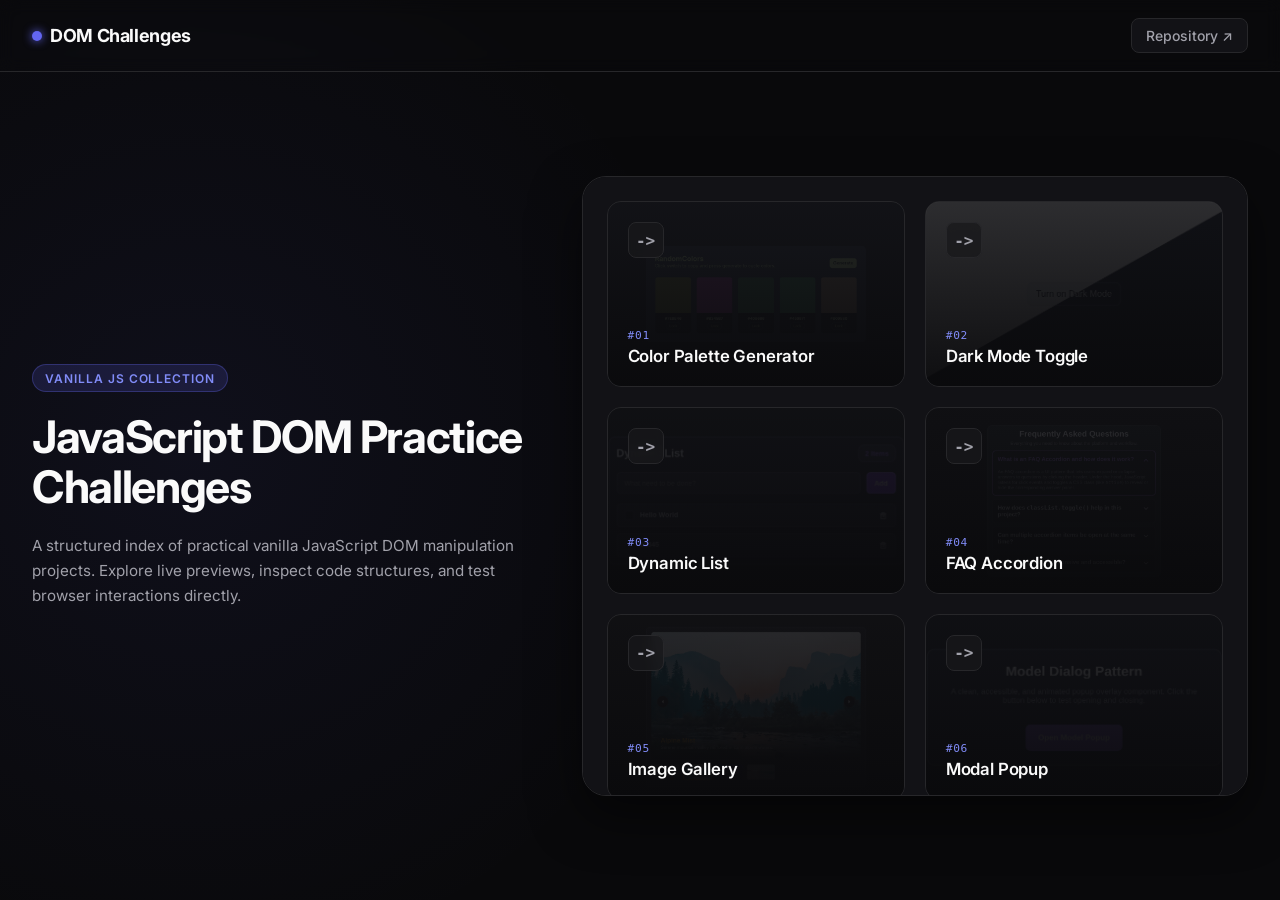
<file: index.html>
<!doctype html>
<html lang="en">
  <head>
    <meta charset="UTF-8" />
    <meta name="viewport" content="width=device-width, initial-scale=1.0" />
    <title>Vanilla JS Simple DOM Projects</title>
    <link rel="preconnect" href="https://fonts.googleapis.com" />
    <link rel="preconnect" href="https://fonts.gstatic.com" crossorigin />
    <link
      href="https://fonts.googleapis.com/css2?family=Inter:wght@400;500;600;700&display=swap"
      rel="stylesheet"
    />
    <link rel="stylesheet" href="./style.css" />
  </head>
  <body>
    <header class="header">
      <div class="container header__container">
        <a href="./index.html" class="header__logo">DOM Challenges</a>
        <a
          href="https://github.com/"
          target="_blank"
          rel="noopener noreferrer"
          class="header__repo"
        >
          Repository <span aria-hidden="true">↗</span>
        </a>
      </div>
    </header>

    <main class="main">
      <div class="container main__container">
        <div class="hero">
          <span class="hero__badge">Vanilla JS Collection</span>
          <h1 class="title">JavaScript DOM Practice Challenges</h1>
          <p class="desc">
            A structured index of practical vanilla JavaScript DOM manipulation
            projects. Explore live previews, inspect code structures, and test
            browser interactions directly.
          </p>
        </div>

        <!-- Scrollable outer wrapper matching the wireframe -->
        <section class="projects-wrapper" aria-label="Projects Index">
          <div class="projects" id="projects-grid"></div>
        </section>
      </div>
    </main>

    <script src="./script.js"></script>
  </body>
</html>
</file>
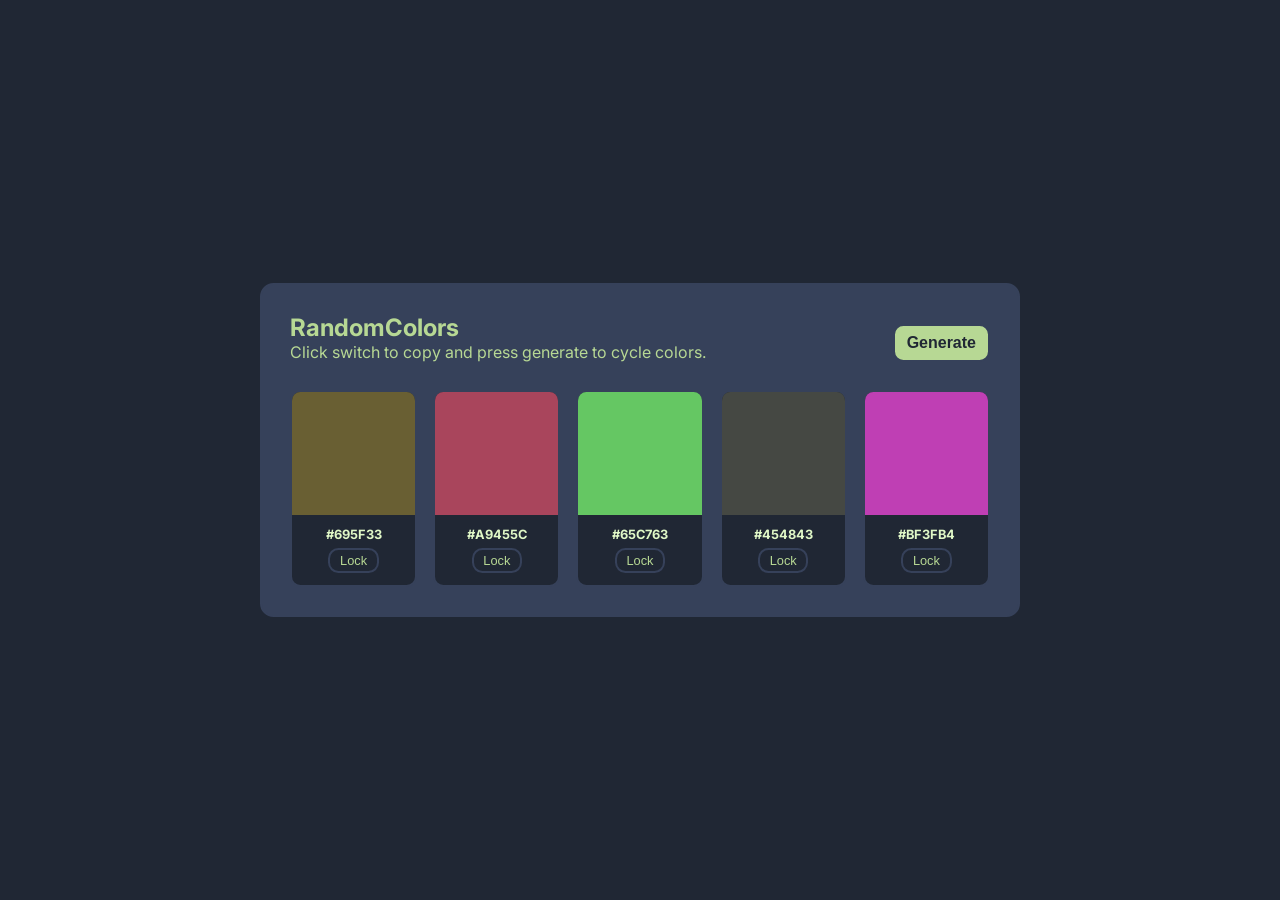
<file: color-palette-generator/index.html>
<!doctype html>
<html lang="en">
  <head>
    <meta charset="UTF-8" />
    <meta name="viewport" content="width=device-width, initial-scale=1.0" />
    <title>Color Palette Generator</title>
    <style>
      @import url("https://fonts.googleapis.com/css2?family=Inter:ital,opsz,wght@0,14..32,100..900;1,14..32,100..900&display=swap");
    </style>
    <link rel="stylesheet" href="./style.css" />
  </head>
  <body>
    <div class="palette-app">
      <header class="app-header">
        <div class="app-meta">
          <h1 class="title">RandomColors</h1>
          <p class="sub-title">
            Click switch to copy and press generate to cycle colors.
          </p>
        </div>
        <button class="generate-btn" id="generatePaletteBtn">Generate</button>
      </header>
      <div class="swatch-grid" id="swatchsContainer"></div>
      <span class="toast" id="toast"></span>
    </div>
    <script src="./script.js"></script>
  </body>
</html>
</file>
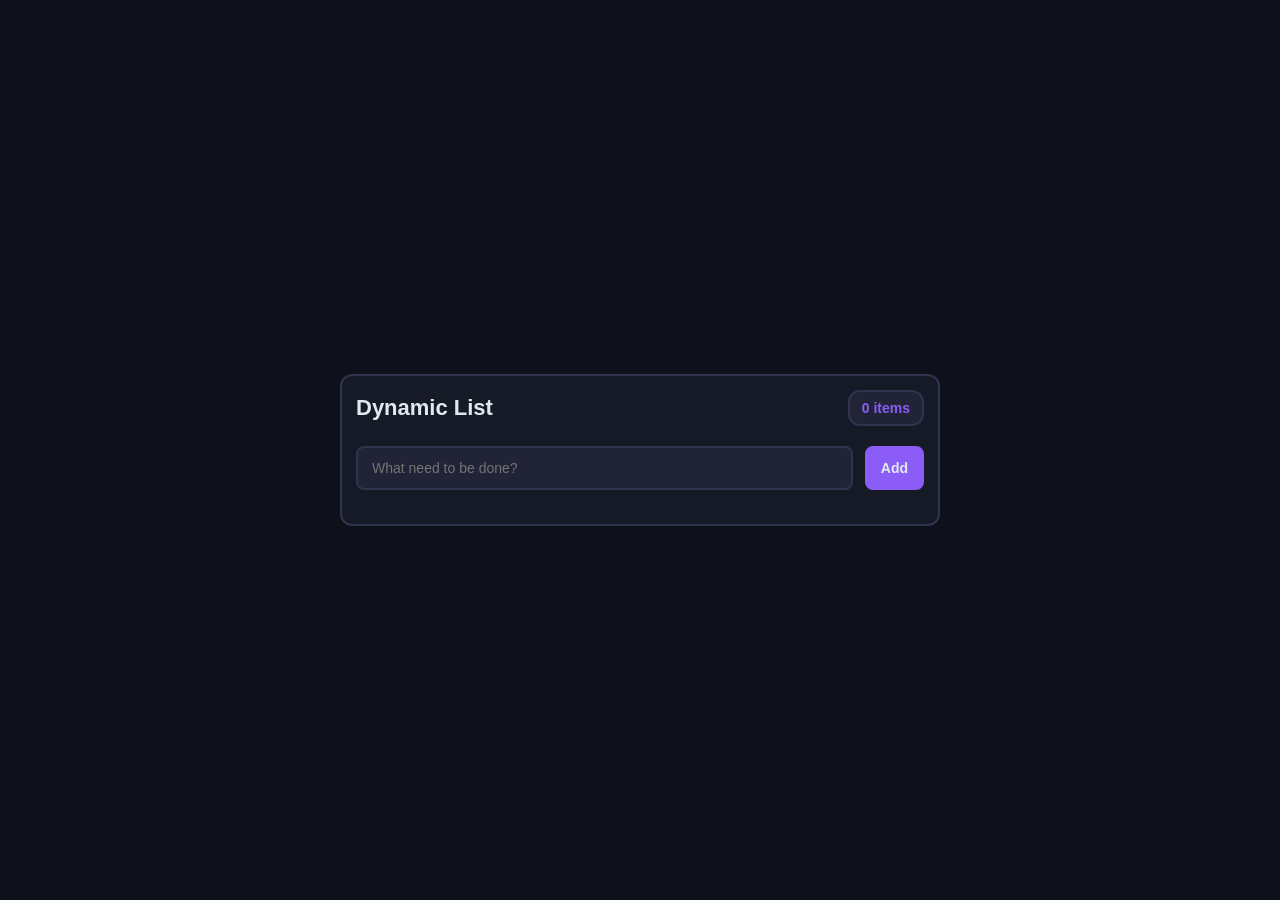
<file: dynamic-list/index.html>
<!doctype html>
<html lang="en">
  <head>
    <meta charset="UTF-8" />
    <meta name="viewport" content="width=device-width, initial-scale=1.0" />
    <title>Dynamic List</title>
    <link rel="stylesheet" href="./style.css" />
  </head>
  <body>
    <div class="list-card">
      <header class="list-header">
        <h1>Dynamic List</h1>
        <span class="item-count" id="listCount">0 items</span>
      </header>
      <div class="list-form">
        <input id="userInput" type="text" placeholder="What need to be done?" />
        <button id="addBtn">Add</button>
      </div>
      <ul class="dynamic-list" id="listContainer"></ul>
    </div>

    <script src="./script.js"></script>
  </body>
</html>
</file>
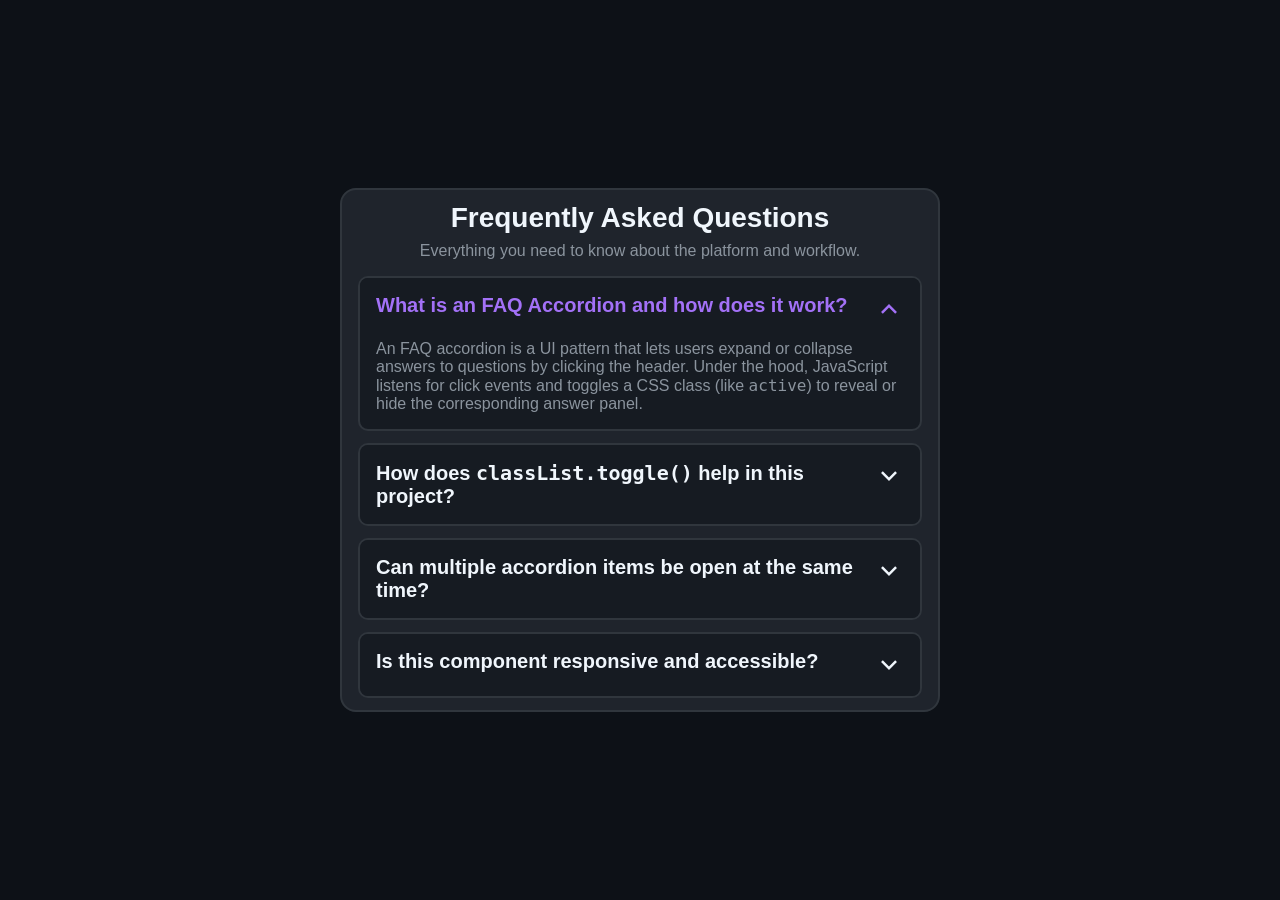
<file: faq-accordion/index.html>
<!doctype html>
<html lang="en">
  <head>
    <meta charset="UTF-8" />
    <meta name="viewport" content="width=device-width, initial-scale=1.0" />
    <title>FAQ Accordion</title>
    <link rel="stylesheet" href="./style.css" />
  </head>
  <body>
    <div class="faq-card">
      <header>
        <h1>Frequently Asked Questions</h1>
        <p>Everything you need to know about the platform and workflow.</p>
      </header>
      <div class="accordion-list">
        <div class="accordion active">
          <button class="question">
            <span>What is an FAQ Accordion and how does it work?</span>
            <svg
              xmlns="http://www.w3.org/2000/svg"
              viewBox="0 0 24 24"
              fill="currentColor"
            >
              <path
                d="M11.9999 13.1714L16.9497 8.22168L18.3639 9.63589L11.9999 15.9999L5.63599 9.63589L7.0502 8.22168L11.9999 13.1714Z"
              ></path>
            </svg>
          </button>
          <div class="answer-wrapper">
            <div class="answer-inner">
              <div class="answer">
                An FAQ accordion is a UI pattern that lets users expand or
                collapse answers to questions by clicking the header. Under the
                hood, JavaScript listens for click events and toggles a CSS
                class (like <code>active</code>) to reveal or hide the
                corresponding answer panel.
              </div>
            </div>
          </div>
        </div>
        <div class="accordion">
          <button class="question" aria-expanded="false">
            <span
              >How does <code>classList.toggle()</code> help in this
              project?</span
            >
            <svg
              xmlns="http://www.w3.org/2000/svg"
              viewBox="0 0 24 24"
              fill="currentColor"
            >
              <path
                d="M11.9999 13.1714L16.9497 8.22168L18.3639 9.63589L11.9999 15.9999L5.63599 9.63589L7.0502 8.22168L11.9999 13.1714Z"
              ></path>
            </svg>
          </button>
          <div class="answer-wrapper">
            <div class="answer-inner">
              <div class="answer">
                <code>classList.toggle()</code> checks if an element already
                contains a specified class. If it does, it removes it; if it
                doesn't, it adds it. This makes state switching clean and
                eliminates manual conditional check blocks like
                <code>if/else</code> for adding or removing classes.
              </div>
            </div>
          </div>
        </div>

        <div class="accordion">
          <button class="question" aria-expanded="false">
            <span>Can multiple accordion items be open at the same time?</span>
            <svg
              xmlns="http://www.w3.org/2000/svg"
              viewBox="0 0 24 24"
              fill="currentColor"
            >
              <path
                d="M11.9999 13.1714L16.9497 8.22168L18.3639 9.63589L11.9999 15.9999L5.63599 9.63589L7.0502 8.22168L11.9999 13.1714Z"
              ></path>
            </svg>
          </button>
          <div class="answer-wrapper">
            <div class="answer-inner">
              <div class="answer">
                In this implementation, each item operates independently,
                allowing you to open or close multiple items simultaneously. If
                you prefer an exclusive accordion (where opening one
                automatically closes the others), you can easily loop through
                all items and remove the <code>active</code> class before
                toggling the clicked one.
              </div>
            </div>
          </div>
        </div>

        <div class="accordion">
          <button class="question" aria-expanded="false">
            <span>Is this component responsive and accessible?</span>
            <svg
              xmlns="http://www.w3.org/2000/svg"
              viewBox="0 0 24 24"
              fill="currentColor"
            >
              <path
                d="M11.9999 13.1714L16.9497 8.22168L18.3639 9.63589L11.9999 15.9999L5.63599 9.63589L7.0502 8.22168L11.9999 13.1714Z"
              ></path>
            </svg>
          </button>
          <div class="answer-wrapper">
            <div class="answer-inner">
              <div class="answer">
                Yes! The layout uses fluid containers that scale gracefully
                across mobile screens, tablets, and desktops. The interactive
                trigger uses semantic <code>&lt;button&gt;</code> tags so it is
                fully keyboard-accessible out of the box.
              </div>
            </div>
          </div>
        </div>
      </div>
    </div>
    <script src="./script.js"></script>
  </body>
</html>
</file>
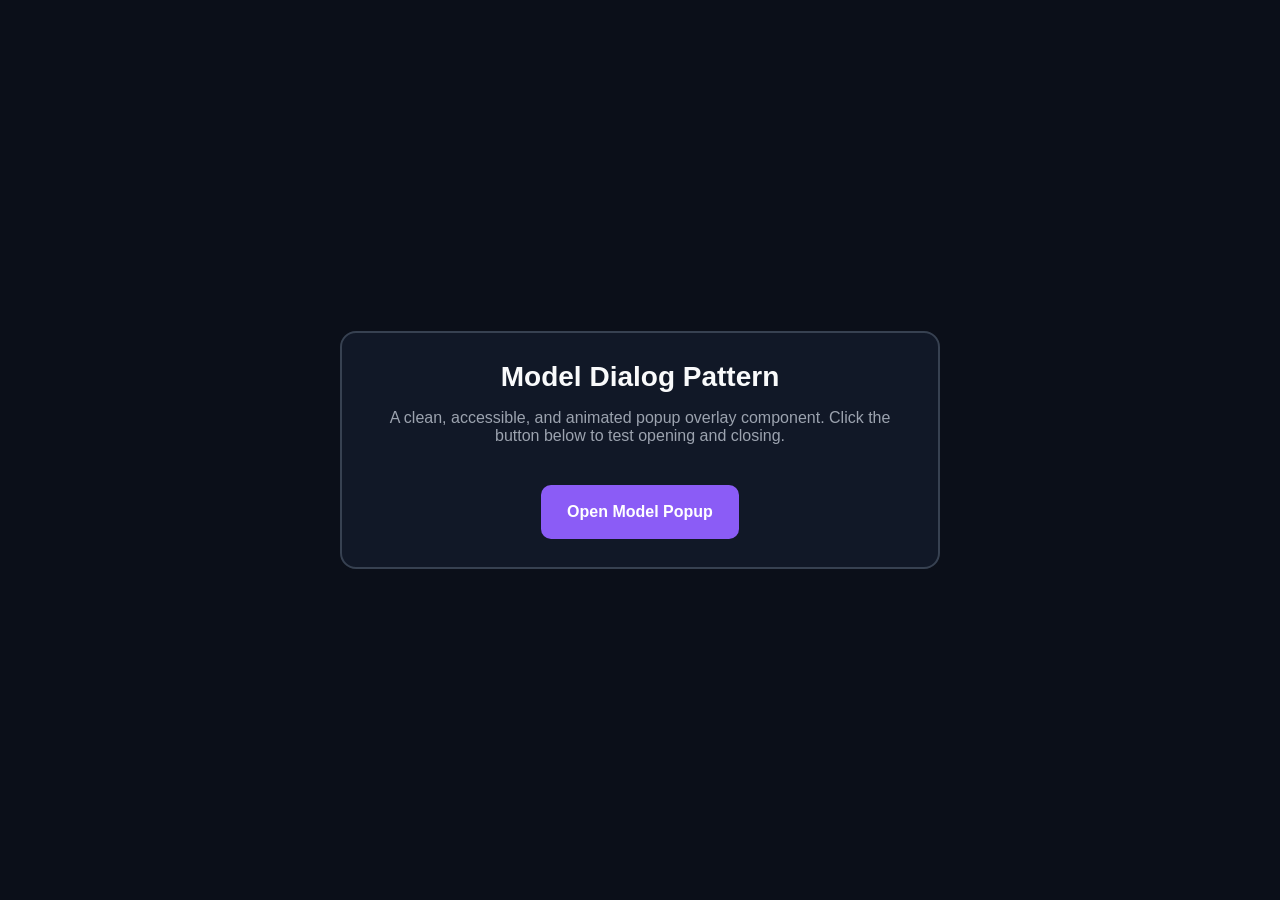
<file: model-popup/index.html>
<!doctype html>
<html lang="en">
  <head>
    <meta charset="UTF-8" />
    <meta name="viewport" content="width=device-width, initial-scale=1.0" />
    <title>Model Popup</title>
    <link rel="stylesheet" href="./style.css" />
  </head>
  <body>
    <div class="card main-card">
      <h1 class="title">Model Dialog Pattern</h1>
      <p class="desc">
        A clean, accessible, and animated popup overlay component. Click the
        button below to test opening and closing.
      </p>
      <button class="btn btn-primary btn-open" id="openModelBtn">
        Open Model Popup
      </button>
    </div>

    <div class="model" id="modelOverlay">
      <div class="card model-dialog" id="modelDialog">
        <button class="btn-close" id="closeModelBtn">&times;</button>
        <div class="icon">&#10024;</div>
        <h2 class="title">Welcome to the Popup</h2>
        <p class="desc">
          This modal popup stays centered on screen with a blurred backdrop
          overlay. You can close it by clicking the X button, the cancel button,
          pressing the Escape key, or clicking anywhere outside this box.
        </p>
        <div class="actions">
          <button class="btn btn-secondary" id="cancelModelBtn">Cancel</button>
          <button class="btn btn-primary">Confirm Action</button>
        </div>
      </div>
    </div>
    <script src="./script.js"></script>
  </body>
</html>
</file>
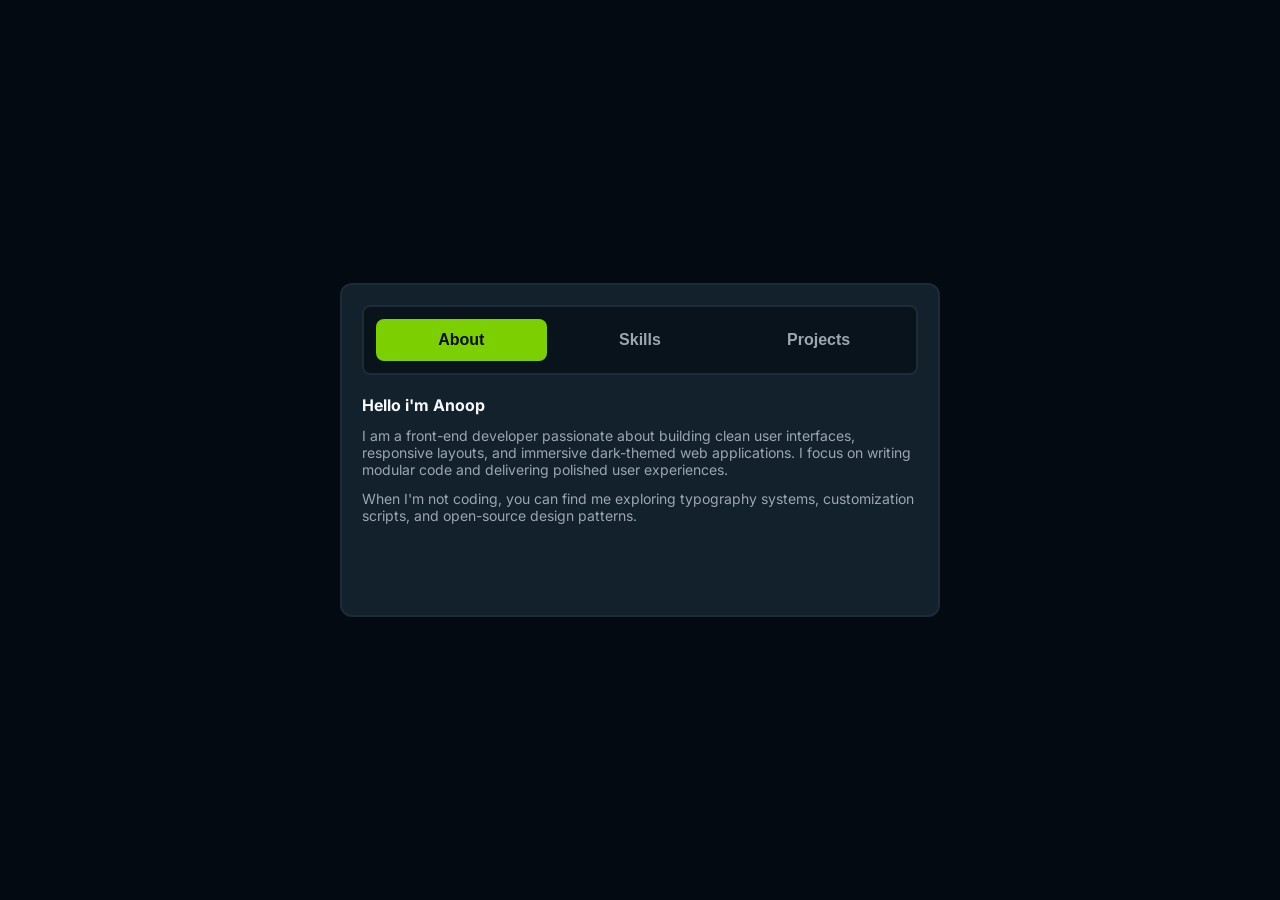
<file: tabs-component/index.html>
<!doctype html>
<html lang="en">
  <head>
    <meta charset="UTF-8" />
    <meta name="viewport" content="width=device-width, initial-scale=1.0" />
    <title>Tabs Component</title>
    <style>
      @import url("https://fonts.googleapis.com/css2?family=Inter:ital,opsz,wght@0,14..32,100..900;1,14..32,100..900&display=swap");
    </style>
    <link rel="stylesheet" href="./style.css" />
  </head>
  <body>
    <main class="card">
      <div class="tabs">
        <button data-target="about" data- class="btn active">About</button>
        <button data-target="skills" class="btn">Skills</button>
        <button data-target="projects" class="btn">Projects</button>
      </div>
      <div class="content-container">
        <div class="content-panel active" id="about">
          <h2>Hello i'm Anoop</h2>
          <p>
            I am a front-end developer passionate about building clean user
            interfaces, responsive layouts, and immersive dark-themed web
            applications. I focus on writing modular code and delivering
            polished user experiences.
          </p>
          <p>
            When I'm not coding, you can find me exploring typography systems,
            customization scripts, and open-source design patterns.
          </p>
        </div>
        <div class="content-panel" id="skills">
          <h2>Core Competencies</h2>
          <p>
            Here are the primary technologies and tools I work with on a regular
            basis to bring web concepts to life:
          </p>
          <div class="badge-container">
            <smaller class="badge">HTML5 & Semantic Markup</smaller>
            <smaller class="badge">CSS Custom Properties</smaller>
            <smaller class="badge">JavaScript (ES6+)</smaller>
            <smaller class="badge">DOM Manipulation</smaller>
            <smaller class="badge">Git & Version Control</smaller>
            <smaller class="badge">Responsive design</smaller>
          </div>
        </div>
        <div class="content-panel" id="projects">
          <h2>Featured Work</h2>
          <p>
            A selection of recent interactive front-end components built from
            scratch:
          </p>
          <div class="project-preview">
            <div class="info">
              <h3>immersive Image Galary</h3>
              <p>
                Dynamic thumbnail lightbox with array mapping and navigation.
              </p>
            </div>
            <a href="" class="link">View Demo -></a>
          </div>
        </div>
      </div>
    </main>
    <script src="./script.js"></script>
  </body>
</html>
</file>
<file: style.css>
:root {
  /* Core Starter Variables */
  --color-main: #09090b;
  --color-invert: #fafafa;
  --text-base: 1rem;
  --font-bold: 600;

  /* Extended Theme Palette */
  --color-surface: #121216;
  --color-card: #18181b;
  --color-card-hover: #222227;
  --color-text-muted: #a1a1aa;
  --color-accent: #6366f1;
  --color-accent-glow: rgba(99, 102, 241, 0.16);
  --color-border: #27272a;
  --color-border-hover: #4f46e5;

  /* Layout & Radius */
  --radius-outer: 1.5rem;
  --radius-inner: 0.875rem;
  --header-height: 4.5rem;
}

*,
*::after,
*::before {
  box-sizing: border-box;
  margin: 0;
  padding: 0;
}

body {
  width: 100vw;
  height: 100vh;
  overflow: hidden; /* Locks full page scroll on desktop so only the project box scrolls */

  background-color: var(--color-main);
  background-image: radial-gradient(
    circle at 15% 50%,
    rgba(99, 102, 241, 0.07),
    transparent 45%
  );
  color: var(--color-invert);
  font-size: var(--text-base);
  font-weight: 400;
  font-family:
    "Inter",
    system-ui,
    -apple-system,
    sans-serif;
  display: flex;
  flex-direction: column;
}

.container {
  width: 100%;
  max-width: 1520px;
  padding-inline: 2rem;
  margin-inline: auto;
}

header,
main {
  display: flex;
}

/* ==================== Header ==================== */
.header {
  height: var(--header-height);
  border-bottom: 1px solid var(--color-border);
  flex-shrink: 0;
  backdrop-filter: blur(8px);
}

.header__container {
  display: flex;
  align-items: center;
  justify-content: space-between;
}

.header__logo {
  color: var(--color-invert);
  text-decoration: none;
  font-weight: 700;
  font-size: 1.125rem;
  letter-spacing: -0.02em;
  display: inline-flex;
  align-items: center;
  gap: 0.5rem;
}

.header__logo::before {
  content: "";
  width: 0.625rem;
  height: 0.625rem;
  border-radius: 50%;
  background-color: var(--color-accent);
  box-shadow: 0 0 10px var(--color-accent);
}

.header__repo {
  color: var(--color-text-muted);
  text-decoration: none;
  font-size: 0.875rem;
  font-weight: 500;
  padding: 0.5rem 0.875rem;
  border-radius: 0.5rem;
  border: 1px solid var(--color-border);
  background-color: var(--color-surface);
  transition: all 0.2s ease;
}

.header__repo:hover {
  color: var(--color-invert);
  border-color: var(--color-border-hover);
  background-color: var(--color-card-hover);
}

/* ==================== Main Layout ==================== */
.main {
  flex: 1;
  min-height: 0; /* Critical for nested flex scrolling */
  padding-block: 2.5rem;
}

.main__container {
  display: grid;
  grid-template-columns: 1fr 1.35fr;
  gap: 3.5rem;
  align-items: center;
  height: 100%;
}

/* ==================== Hero Section ==================== */
.hero {
  display: flex;
  flex-direction: column;
  justify-content: center;
  gap: 1.25rem;
  max-width: 540px;
}

.hero__badge {
  align-self: flex-start;
  font-size: 0.75rem;
  font-weight: var(--font-bold);
  text-transform: uppercase;
  letter-spacing: 0.08em;
  color: #818cf8;
  background-color: var(--color-accent-glow);
  border: 1px solid rgba(99, 102, 241, 0.3);
  padding: 0.35rem 0.75rem;
  border-radius: 999px;
}

.title {
  font-size: clamp(2rem, 3.5vw, 3.25rem);
  font-weight: 700;
  line-height: 1.12;
  letter-spacing: -0.03em;
}

.desc {
  color: var(--color-text-muted);
  font-size: clamp(0.95rem, 1.1vw, 1.125rem);
  line-height: 1.65;
  font-weight: 400;
}

/* ==================== Scrollable Projects Box ==================== */
.projects-wrapper {
  height: 100%;
  max-height: 620px;
  background-color: var(--color-surface);
  border: 1px solid var(--color-border);
  border-radius: var(--radius-outer);
  padding: 1.5rem;
  overflow-y: auto;
  box-shadow: 0 20px 50px rgba(0, 0, 0, 0.5);

  /* Smooth Custom Scrollbar */
  scrollbar-width: thin;
  scrollbar-color: var(--color-border) transparent;
}

.projects-wrapper::-webkit-scrollbar {
  width: 6px;
}

.projects-wrapper::-webkit-scrollbar-track {
  background: transparent;
}

.projects-wrapper::-webkit-scrollbar-thumb {
  background-color: var(--color-border);
  border-radius: 999px;
}

.projects {
  display: grid;
  grid-template-columns: repeat(2, 1fr);
  gap: 1.25rem;
}

/* ==================== Project Card ==================== */
.project-card {
  position: relative;
  display: flex;
  flex-direction: column;
  justify-content: space-between;
  aspect-ratio: 16 / 10;
  padding: 1.25rem;
  border-radius: var(--radius-inner);
  background-color: var(--color-card);
  border: 1px solid var(--color-border);
  text-decoration: none;
  color: var(--color-invert);
  overflow: hidden;
  isolation: isolate;
  transition:
    transform 0.25s cubic-bezier(0.16, 1, 0.3, 1),
    border-color 0.25s ease,
    box-shadow 0.25s ease;
}

/* Background Preview Image with Mask Overlay */
.project-card__preview {
  position: absolute;
  inset: 0;
  width: 100%;
  height: 100%;
  object-fit: cover;
  opacity: 0.22;
  z-index: -2;
  transition:
    transform 0.4s ease,
    opacity 0.3s ease;
  filter: saturate(0.85);
}

.project-card::after {
  content: "";
  position: absolute;
  inset: 0;
  background: linear-gradient(
    180deg,
    rgba(9, 9, 11, 0.45) 0%,
    rgba(9, 9, 11, 0.92) 100%
  );
  z-index: -1;
}

.project-card:hover {
  transform: translateY(-3px);
  border-color: var(--color-border-hover);
  box-shadow: 0 12px 28px -8px var(--color-accent-glow);
}

.project-card:hover .project-card__preview {
  transform: scale(1.06);
  opacity: 0.4;
}

.project-card:focus-visible {
  outline: 2px solid var(--color-accent);
  outline-offset: 2px;
}

/* Top Arrow (`->` in wireframe) */
.project-card__arrow {
  display: inline-flex;
  align-items: center;
  justify-content: center;
  width: 2.25rem;
  height: 2.25rem;
  border-radius: 0.5rem;
  background-color: rgba(24, 24, 27, 0.75);
  border: 1px solid var(--color-border);
  font-family: monospace;
  font-size: 1rem;
  font-weight: 700;
  color: var(--color-text-muted);
  backdrop-filter: blur(4px);
  transition:
    transform 0.2s ease,
    color 0.2s ease,
    border-color 0.2s ease;
}

.project-card:hover .project-card__arrow {
  color: var(--color-invert);
  border-color: var(--color-accent);
  transform: translateX(4px);
}

/* Bottom Project Title */
.project-card__info {
  display: flex;
  flex-direction: column;
  gap: 0.25rem;
}

.project-card__number {
  font-size: 0.7rem;
  font-family: monospace;
  color: #818cf8;
  letter-spacing: 0.06em;
}

.project-card__title {
  font-size: 1.05rem;
  font-weight: var(--font-bold);
  letter-spacing: -0.01em;
}

/* ==================== Responsive Breakpoints ==================== */
@media (max-width: 960px) {
  body {
    height: auto;
    min-height: 100vh;
    overflow-y: auto;
  }

  .container {
    padding-inline: 1.25rem;
  }

  .main {
    padding-block: 2rem;
  }

  .main__container {
    grid-template-columns: 1fr;
    gap: 2rem;
  }

  .hero {
    max-width: 100%;
  }

  /* Matches the mobile wireframe with a bounded scrollable container */
  .projects-wrapper {
    max-height: 460px;
    padding: 1rem;
  }

  .projects {
    gap: 0.875rem;
  }
}

@media (max-width: 480px) {
  .project-card {
    padding: 0.875rem;
    aspect-ratio: 4 / 3;
  }

  .project-card__arrow {
    width: 1.85rem;
    height: 1.85rem;
    font-size: 0.85rem;
  }

  .project-card__title {
    font-size: 0.9rem;
  }
}
</file>
<file: color-palette-generator/style.css>
:root {
  --color-bg: #202734;
  --color-invert: #e0f8c7;
  --color-secondary: #36415a;
  --color-muted: #b7d894;
  --color-border: #36415a;
  --color-accent: #b7d894;
  --color-light-accent: #e0f8c7;

  --text-sm: 0.8rem;
  --text-base: 1rem;
  --text-lg: 1.5rem;

  --font-normal: 400;
  --font-bold: 700;

  --radius-md: 0.65rem;
  --radius-lg: 0.85rem;
}

*,
*::before,
*::after {
  box-sizing: border-box;
  margin: 0;
  padding: 0;
}

body {
  display: grid;
  place-items: center;
  max-width: 100vw;
  min-height: 100vh;
  padding: 1rem;
  background-color: var(--color-bg);
  color: var(--color-invert);
  font-size: var(--text-base);
  font-weight: var(--font-normal);
  font-family: "Inter", sans-serif;
}

.palette-app {
  width: 100%;
  max-width: 760px;
  background-color: var(--color-secondary);
  border: 2px solid var(--color-border);
  border-radius: var(--radius-lg);
  padding: 1.75rem;
}

.app-header {
  display: flex;
  justify-content: space-between;
  align-items: end;
  flex-wrap: wrap;
  gap: 0.75rem;
  margin-bottom: 1.75rem;
}

.app-meta .title {
  color: var(--color-accent);
  font-size: var(--text-lg);
  font-weight: var(--font-bold);
}

.app-meta .sub-title {
  color: var(--color-muted);
}

.app-header .generate-btn {
  background-color: var(--color-accent);
  color: var(--color-bg);
  font-size: var(--text-base);
  font-weight: var(--font-bold);
  padding: 0.5rem 0.75rem;
  border: 2px solid var(--color-border);
  border-radius: var(--radius-md);
  outline: none;
  cursor: pointer;

  transition: all 180ms ease;
}

.app-header .generate-btn:hover {
  background-color: var(--color-light-accent);
}
.app-header .generate-btn:active {
  transform: scale(0.975) translateY(-1%);
}

.swatch-grid {
  display: grid;
  grid-template-columns: repeat(auto-fit, minmax(125px, 1fr));
  gap: 1rem;
}

.swatch-card {
  background-color: var(--color-bg);
  border: 2px solid var(--color-border);
  border-radius: var(--radius-md);
  overflow: hidden;
  transition: all 180ms ease;
}

.swatch-card:hover {
  border: 2px solid var(--color-light-accent);
  transform: scale(1.025) translateY(-2.5%);
}

.swatch-card:active {
  transform: scale(1) translateY(0);
}

.swatch-card.locked {
  border: 2px solid var(--color-accent);
}

.swatch-preview {
  width: 100%;
  aspect-ratio: 1/1;
  cursor: pointer;
}

.swatch-meta {
  display: flex;
  flex-direction: column;
  align-items: center;
  justify-content: center;
  gap: 0.4rem;
  padding: 0.75rem;
}

.hex-label {
  font-size: var(--text-sm);
  font-weight: var(--font-bold);
}

.lock-btn {
  background-color: transparent;
  color: var(--color-muted);
  font-size: var(--text-sm);
  padding: 0.2rem 0.6rem;
  border: 2px solid var(--color-border);
  border-radius: var(--radius-md);
  cursor: pointer;
}

.swatch-card.locked .lock-btn {
  background-color: var(--color-accent);
  color: var(--color-bg);
}

.toast {
  position: fixed;
  left: 50%;
  bottom: 0;
  transform: translateX(-50%);

  width: max-content;

  background-color: var(--color-secondary);
  border: 2px solid var(--color-accent);
  border-radius: var(--radius-md);
  padding: 0.4rem 0.8rem;
  pointer-events: none;

  opacity: 0;

  transition: all 180ms ease-in-out;
}

.toast.active {
  opacity: 1;
  bottom: 2rem;
}
</file>
<file: dynamic-list/style.css>
:root {
  --bg-deep: #0f111a;
  --bg-surface: #161926;
  --bg-element: #202436;
  --border-color: #2e344d;
  --accent-purple: #8b5cf6;
  --accent-hover: #7c3aed;
  --text-primary: #e2e8f0;
  --text-muted: #94a3b8;
  --danger: #f43f5e;

  --text-base: 14px;
  --text-lg: 18px;
  --text-xl: 22px;

  --font-normal: 400;
  --font-normal: 700;

  --radius-md: 8px;
  --radius-lg: 12px;
}

*,
*::before,
*::after {
  box-sizing: border-box;
  margin: 0;
  padding: 0;
}

body {
  display: flex;
  align-items: center;
  justify-content: center;

  max-width: 100vw;
  min-height: 100vh;
  padding: 14px;

  font-size: var(--text-base);
  font-weight: var(--font-normal);
  font-family: sans-serif;

  background-color: var(--bg-deep);
  color: var(--text-primary);
}

.list-card {
  max-width: 600px;
  width: 100%;
  padding: 14px;

  background-color: var(--bg-surface);
  border: 2px solid var(--border-color);
  border-radius: var(--radius-lg);
}

.list-header {
  display: flex;
  align-items: center;
  justify-content: space-between;
  margin-bottom: 20px;
}

.list-header h1 {
  font-size: var(--text-xl);
  font-weight: var(--font-bold);
}

.list-header span {
  font-size: var(--text-sm);
  background-color: var(--bg-element);
  color: var(--accent-purple);
  border: 2px solid var(--border-color);
  padding: 8px 12px;
  border-radius: var(--radius-lg);
}

.list-form {
  display: flex;
  gap: 12px;
}

.list-form input {
  width: 100%;
  padding: 12px 14px;

  background-color: var(--bg-element);
  color: var(--text-primary);
  border: 2px solid var(--border-color);
  border-radius: var(--radius-md);
  outline: none;
  font-size: var(--text-base);

  transition: border 180ms ease;
}

.list-form input:hover,
.list-form input:focus {
  border-color: var(--accent-hover);
}

.list-form button {
  flex-shrink: 0;
  border: 2px solid var(--accent-purple);
  border-radius: var(--radius-md);
  background-color: var(--accent-purple);
  color: var(--text-primary);
  font-size: var(--text-base);
  font-weight: var(--font-bold);
  padding: 12px 14px;
  cursor: pointer;

  transition: background-color 180ms ease;
}

.list-form button:hover {
  background-color: var(--accent-hover);
}

.dynamic-list {
  display: flex;
  flex-direction: column;
  gap: 12px;
  margin-top: 20px;
}

.list-item {
  background-color: var(--bg-element);
  border: 2px solid var(--border-color);
  border-radius: var(--radius-md);
  padding: 12px 14px;
  display: flex;
  gap: 12px;
  cursor: pointer;
}

.list-item .check {
  flex-shrink: 0;
  --size: 20px;
  width: var(--size);
  height: var(--size);
  border: 2px solid var(--border-color);
  border-radius: 4px;
  background-color: var(--bg-surface);
}

.list-item.checked .check {
  background-color: var(--accent-purple);
}

.list-item .text {
  flex-grow: 1;
}

.list-item.checked .text {
  color: var(--text-muted);
  text-decoration: line-through;
}

.list-item .remove-btn {
  flex-shrink: 0;
  border: 2px solid transparent;
  --size: 20px;
  width: var(--size);
  height: var(--size);
  background-color: transparent;
  color: var(--text-primary);
  cursor: pointer;
}

.list-item .remove-btn:hover {
  color: var(--danger);
  background-color: rgba(244, 63, 94, 0.1);
}
</file>
<file: faq-accordion/style.css>
:root {
  --bg-primary: #0d1117;
  --bg-secondary: #1f242c;
  --bg-surface: #161b22;
  --border-color: #30363d;
  --accent-glow: #a371f7;
  --text-main: #f0f6fc;
  --text-muted: #8b949e;
  --radius-lg: 16px;
  --radius-md: 10px;
  --transition: all 0.3s cubic-bezier(0.4, 0, 0.2, 1);

  --text-base: 1rem;
  --text-lg: 1.25rem;
  --text-xl: 1.75rem;
  --font-bold: 700;
}

*,
*::after,
*::before {
  box-sizing: border-box;
  margin: 0;
  padding: 0;
}

body {
  display: flex;
  align-items: center;
  justify-content: center;

  max-width: 100vw;
  min-height: 100vh;
  padding: 1rem;

  background-color: var(--bg-primary);
  color: var(--text-main);
  font-family: sans-serif;
  font-size: var(--text-base);
}

.faq-card {
  width: 100%;
  max-width: 600px;
  padding: 0.75rem 1rem;

  background-color: var(--bg-secondary);
  border: 2px solid var(--border-color);
  border-radius: var(--radius-lg);
}

.faq-card header {
  text-align: center;
  margin-bottom: 1rem;
}

.faq-card header h1 {
  font-size: var(--text-xl);
  font-weight: var(--font-bold);
}

.faq-card header p {
  color: var(--text-muted);
  padding-top: 0.5rem;
}

.accordion-list {
  display: flex;
  flex-direction: column;
  gap: 0.75rem;
}

.accordion {
  background-color: var(--bg-surface);
  border: 2px solid var(--border-color);
  border-radius: var(--radius-md);
  overflow: hidden;
  transition: var(--transition);
}

.accordion:hover {
  border-color: var(--accent-glow);
}

.accordion .question {
  display: flex;
  justify-content: space-between;
  gap: 1rem;

  width: 100%;
  padding: 1rem;

  background-color: inherit;
  color: inherit;
  border: none;
  outline: none;
  cursor: pointer;
}

.accordion .question span {
  font-size: var(--text-lg);
  font-weight: var(--font-bold);
  text-align: start;
}

.accordion.active .question span {
  color: var(--accent-glow);
}

.accordion .question svg {
  flex-shrink: 0;
  --size: 30px;
  width: var(--size);
  height: var(--size);
  color: inherit;

  transition: var(--transition);
}

.accordion.active .question svg {
  color: var(--accent-glow);
  transform: rotate(180deg);
}

.accordion .answer-wrapper {
  display: grid;
  grid-template-rows: 0fr;
  transition: var(--transition);
}

.accordion.active .answer-wrapper {
  grid-template-rows: 1fr;
}

.accordion .answer-inner {
  overflow: hidden;
}

.accordion .answer {
  padding-inline: 1rem;
  padding-bottom: 1rem;
  color: var(--text-muted);
}
</file>
<file: model-popup/style.css>
:root {
  --bg-primary: #0b0f19;
  --bg-secondary: #111827;
  --bg-surface: #1f2937;
  --border-color: #374151;
  --accent-glow: #8b5cf6;
  --accent-hover: #7c3aed;
  --text-main: #f9fafb;
  --text-muted: #9ca3af;

  --radius-lg: 16px;
  --radius-md: 10px;
  --transition: all 0.3s cubic-bezier(0.4, 0, 0.2, 1);

  --text-base: 1rem;

  --font-bold: 700;
}

*,
*::before,
*::after {
  box-sizing: border-box;
  padding: 0;
  margin: 0;
}

body {
  display: flex;
  flex-direction: column;
  align-items: center;
  justify-content: center;

  max-width: 100vw;
  min-height: 100vh;
  padding: 40px 20px;
  position: relative;

  background-color: var(--bg-primary);
  color: var(--text-main);

  font-size: var(--text-base);
  font-weight: 400;
  font-family: sans-serif;
}

.main-card {
  display: flex;
  flex-direction: column;
  align-items: center;
  justify-content: center;
  gap: 1rem;
  text-align: center;
}

.main-card .title {
  font-size: 1.75rem;
}

.main-card .desc {
  color: var(--text-muted);
}

.main-card .btn-open {
  margin-top: 1.5rem;
}

.model {
  position: fixed;
  inset: 0;
  background-color: #000000a0;
  backdrop-filter: blur(0.15rem);
  display: flex;
  align-items: center;
  justify-content: center;
  padding: 40px 20px;

  pointer-events: none;
  opacity: 0;
}

.model.active {
  pointer-events: auto;
  opacity: 1;
}

.model .model-dialog {
  max-width: 500px;
  position: relative;

  transform: scale(0.9) translateY(20px);
  transition: transform 180ms cubic-bezier(0.075, 0.82, 0.165, 1);
}

.model.active .model-dialog {
  transform: scale(1) translateY(0px);
}

.model-dialog .icon,
.model-dialog .btn-close {
  display: flex;
  align-items: center;
  justify-content: center;
  --size: 40px;
  width: var(--size);
  height: var(--size);
  font-size: 1.75rem;
}

.model-dialog .btn-close {
  position: absolute;
  top: 0;
  right: 0;
  transform: translate(-40%, 40%);

  background-color: var(--bg-surface);
  border: 2px solid var(--border-color);
  border-radius: 50%;
  color: var(--text-muted);
  cursor: pointer;
  transition: var(--transition);
}

.model-dialog .btn-close:hover {
  background-color: #ef4444;
  border-color: #ef4444;
  color: #fff;
}

.model-dialog .icon {
  background-color: rgba(139, 92, 246, 0.15);
  border: 1px solid rgba(139, 92, 246, 0.3);
  color: var(--accent-glow);
  border-radius: var(--radius-md);
  margin-bottom: 1.75rem;
}

.model-dialog .title {
  font-size: 1.75rem;
  margin-bottom: 0.75rem;
}

.model-dialog .desc {
  color: var(--text-muted);
}

.model-dialog .actions {
  display: flex;
  align-items: center;
  justify-content: end;
  gap: 0.75rem;
  padding-top: 1.75rem;
}

/* Reusable Component */

.btn {
  border: none;
  outline: none;
  background-color: transparent;
  color: inherit;
  display: flex;
  align-items: center;
  justify-content: center;
  gap: 0.75rem;
  padding: 1rem 1.5rem;
  border: 2px solid transparent;
  border-radius: var(--radius-md);
  font-size: var(--text-base);
  font-weight: var(--font-bold);
  cursor: pointer;
  transition: var(--transition);
}

.btn.btn-primary {
  background-color: var(--accent-glow);
  color: #fff;
}

.btn.btn-primary:hover {
  background-color: var(--accent-hover);
  transform: translateY(-0.05rem);
}

.btn.btn-secondary {
  background-color: var(--bg-surface);
  color: var(--text-main);
  border-color: var(--border-color);
}

.btn.btn-secondary:hover {
  border-color: var(--text-muted);
  background-color: var(--border-color);
}

.card {
  width: 100%;
  max-width: 600px;
  padding: 1.75rem 2rem;
  border: 2px solid var(--border-color);
  border-radius: var(--radius-lg);
  background-color: var(--bg-secondary);
}
</file>
<file: tabs-component/style.css>
:root {
  --color-bg: oklch(14% 0.02 245);
  --color-surface: oklch(18% 0.025 245);
  --color-secondary: oklch(24% 0.03 245);

  --color-text-main: oklch(98% 0.005 245);
  --color-text-muted: oklch(72% 0.02 245);
  --color-text-invert: oklch(16% 0.03 130.85);

  --color-border: oklch(28% 0.03 245);

  --color-accent: oklch(76.8% 0.233 130.85);
  --color-hover-accent: oklch(82% 0.2 130.85);

  --radius-md: 8px;
  --radius-lg: 12px;

  --text-base: 14px;
  --text-lg: 16px;
  --text-xl: 20px;

  --font-normal: 400;
  --font-bold: 700;
}

*,
*::before,
*::after {
  box-sizing: border-box;
  padding: 0;
  margin: 0;
}

body {
  max-width: 100vw;
  min-height: 100vh;
  padding-inline: 12px;

  display: flex;
  align-items: center;
  justify-content: center;

  background-color: var(--color-bg);
  color: var(--color-text-main);
  font-weight: var(--font-normal);
  font-family: "Inter", sans-serif;
}

.card {
  width: 100%;
  max-width: 600px;
  padding: 20px;

  background-color: var(--color-secondary);
  border: 2px solid var(--color-border);
  border-radius: var(--radius-lg);
}

.tabs {
  display: grid;
  grid-template-columns: repeat(3, 1fr);
  gap: 8px;
  padding: 12px;
  background-color: var(--color-surface);
  border: 2px solid var(--color-border);
  border-radius: var(--radius-md);
}

.tabs .btn {
  border: none;
  outline: none;

  padding: 12px 20px;

  background-color: transparent;
  color: var(--color-text-muted);
  font-weight: var(--font-bold);
  font-size: var(--text-lg);
  border-radius: var(--radius-md);
  cursor: pointer;
  transition: all 180ms ease-in-out;
}

.tabs .btn:hover {
  color: var(--color-text-main);
  background-color: #ffffff10;
}

.tabs .btn.active {
  background-color: var(--color-accent);
  color: var(--color-text-invert);
}

.content-container {
  margin-top: 1.25rem;
  width: 100%;
  min-height: 200px;
  position: relative;
}

.content-container .content-panel {
  position: absolute;
  inset: 0;
  opacity: 0;
  visibility: hidden;
  transform: translateY(10px);

  display: flex;
  flex-direction: column;
  gap: 12px;

  transition:
    opacity 0.3s ease,
    transform 0.3s ease,
    visibility 0.3s ease;
}

.content-container .content-panel.active {
  position: relative;
  opacity: 1;
  visibility: visible;
  transform: translateY(0px);
}

.content-panel h2 {
  font-size: var(--text-lg);
  color: var(--color-text-main);
}
.content-panel p {
  color: var(--color-text-muted);
  font-size: var(--text-base);
}
.content-panel .badge-container {
  display: flex;
  flex-wrap: wrap;
  gap: 6px;
}
.content-panel .badge {
  padding: 8px 12px;
  background-color: var(--color-surface);
  border: 1px solid var(--color-border);
  border-radius: var(--radius-md);
  font-size: var(--text-base);
}
.content-panel .project-preview {
  display: flex;
  align-items: center;
  justify-content: space-between;
  gap: 20px;
  padding: 12px;
  background-color: var(--color-surface);
  border: 2px solid var(--color-border);
  border-radius: var(--radius-md);
}
.content-panel .project-preview .info {
  display: flex;
  flex-direction: column;
  gap: 6px;
}
.content-panel .project-preview .info h3 {
  font-size: var(--text-base);
  color: var(--color-text-main);
  font-weight: var(--font-bold);
}
.content-panel .project-preview .link {
  flex-shrink: 0;
  color: var(--color-accent);
  text-decoration: none;
  font-size: var(--text-base);

  transition: all 180ms ease-in-out;
}

.content-panel .project-preview .link:hover {
  color: var(--color-hover-accent);
  text-decoration: underline;
}
</file>
